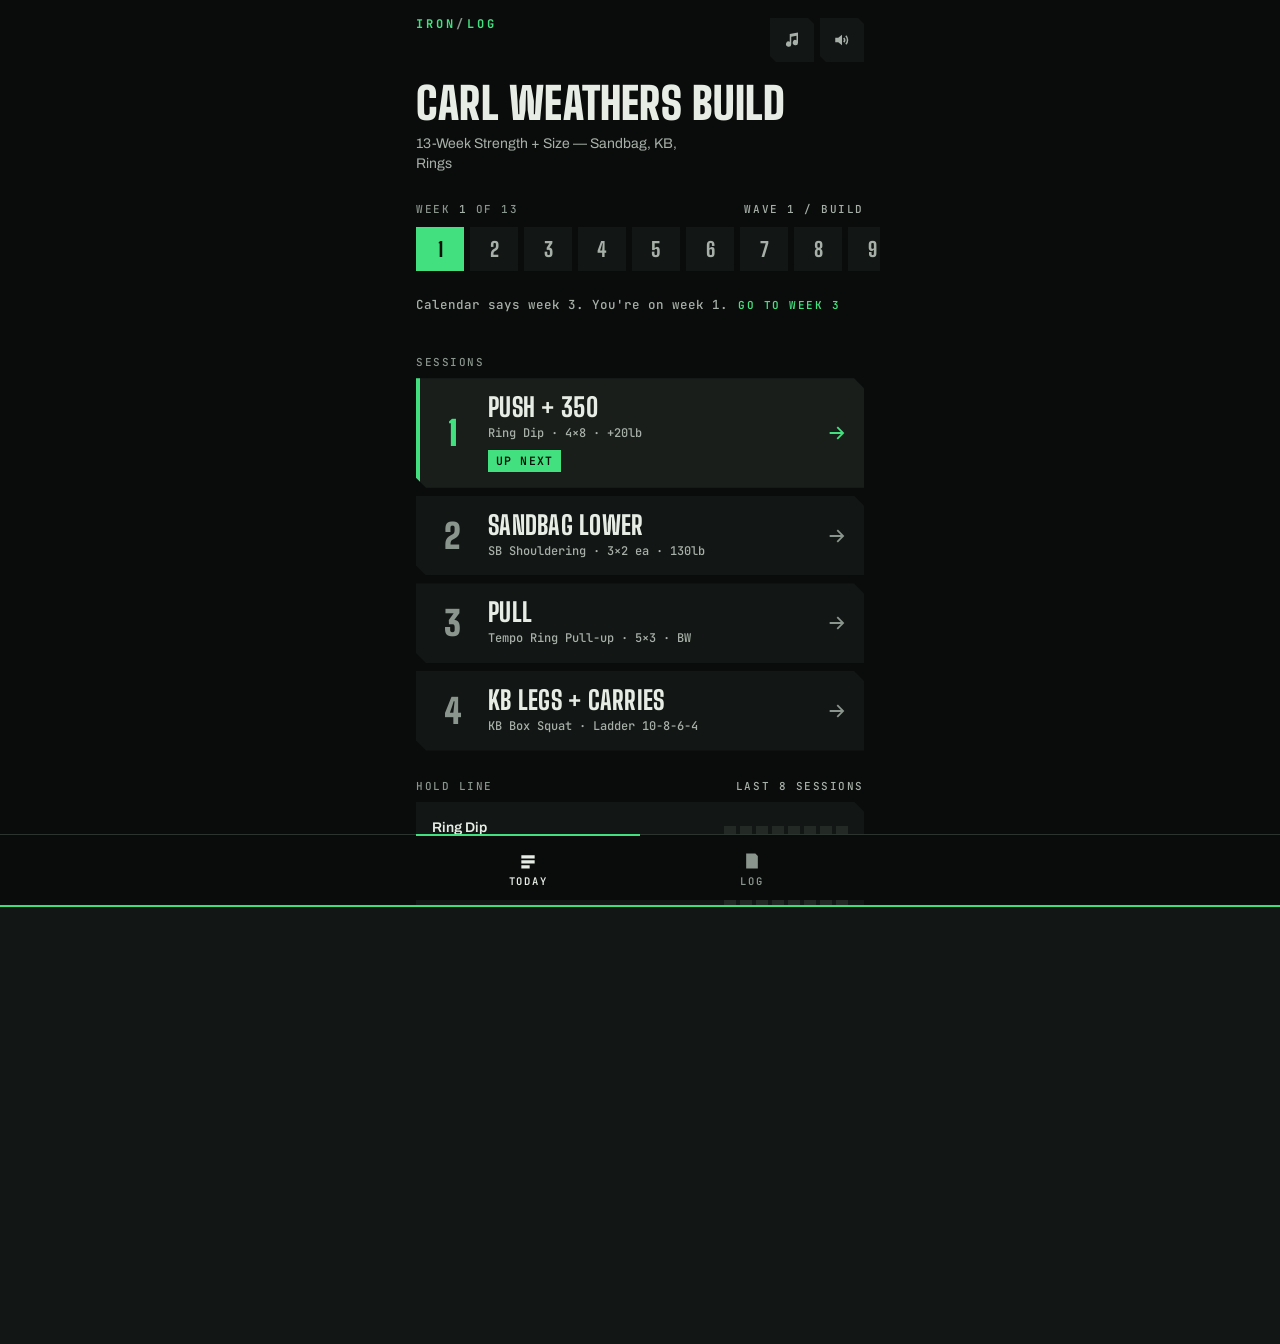
<file: index.html>
<!DOCTYPE html>
<html lang="en">
<head>
<meta charset="UTF-8">
<meta name="viewport" content="width=device-width, initial-scale=1, viewport-fit=cover">
<meta name="theme-color" content="#0A0C0B">
<meta name="apple-mobile-web-app-capable" content="yes">
<meta name="mobile-web-app-capable" content="yes">
<meta name="apple-mobile-web-app-status-bar-style" content="black-translucent">
<title>Iron Log</title>
<link rel="icon" href="data:image/svg+xml,%3Csvg xmlns='http://www.w3.org/2000/svg' viewBox='0 0 32 32'%3E%3Cpath d='M0 0h26l6 6v26H6l-6-6z' fill='%23121614'/%3E%3Cpath d='M9 9h14v4H9zM9 15h14v4H9zM9 21h9v4H9z' fill='%2343E07F'/%3E%3C/svg%3E">
<link rel="manifest" href="manifest.webmanifest">
<link rel="apple-touch-icon" href="icons/icon-192.png">
<link rel="preconnect" href="https://fonts.googleapis.com">
<link rel="preconnect" href="https://fonts.gstatic.com" crossorigin>
<link href="https://fonts.googleapis.com/css2?family=Archivo:wght@400;500;600;700&family=Big+Shoulders+Display:wght@600;700;800;900&family=JetBrains+Mono:wght@400;500;700&display=swap" rel="stylesheet">
<link rel="stylesheet" href="styles.css">
</head>
<body>

<main id="app">
  <section id="view-home" class="view" aria-label="Today"></section>
  <section id="view-log" class="view" aria-label="Log" hidden></section>
  <section id="view-session" class="view" aria-label="Session" hidden></section>
  <section id="view-summary" class="view" aria-label="Session summary" hidden></section>
</main>

<nav id="tabbar" aria-label="Sections">
  <button type="button" class="tab" data-act="tab" data-view="home" aria-current="page">
    <svg viewBox="0 0 24 24" aria-hidden="true"><path d="M4 5h16v4H4zM4 11h16v4H4zM4 17h10v4H4z"/></svg>
    <span>Today</span>
  </button>
  <button type="button" class="tab" data-act="tab" data-view="log">
    <svg viewBox="0 0 24 24" aria-hidden="true"><path d="M5 3h11l3 3v15H5zM8 9h8v1.6H8zM8 13h8v1.6H8zM8 17h5v1.6H8z"/></svg>
    <span>Log</span>
  </button>
  <i class="tab-ind" aria-hidden="true"></i>
</nav>

<!-- Rest between rounds. Slides over the session. -->
<div id="rest-sheet" class="sheet" role="dialog" aria-modal="true" aria-label="Rest" hidden></div>

<!-- Block-to-block transition plates. -->
<div id="shutter" aria-hidden="true"><i></i><i></i></div>

<div id="toast" role="status" aria-live="polite"></div>

<!-- Tunes: a YouTube queue that plays in the app. The player frame is never re-rendered. -->
<aside id="tunes" class="tunes" aria-label="Tunes" hidden>
  <div class="tunes-top" id="tunes-top"></div>
  <div class="tunes-bar" id="tunes-bar"></div>
  <div class="tunes-frame"><div id="yt-player"></div></div>
  <div class="tunes-body" id="tunes-body"></div>
</aside>

<script src="sound.js"></script>
<script src="app.js"></script>
<script src="tunes.js"></script>
</body>
</html>
</file>
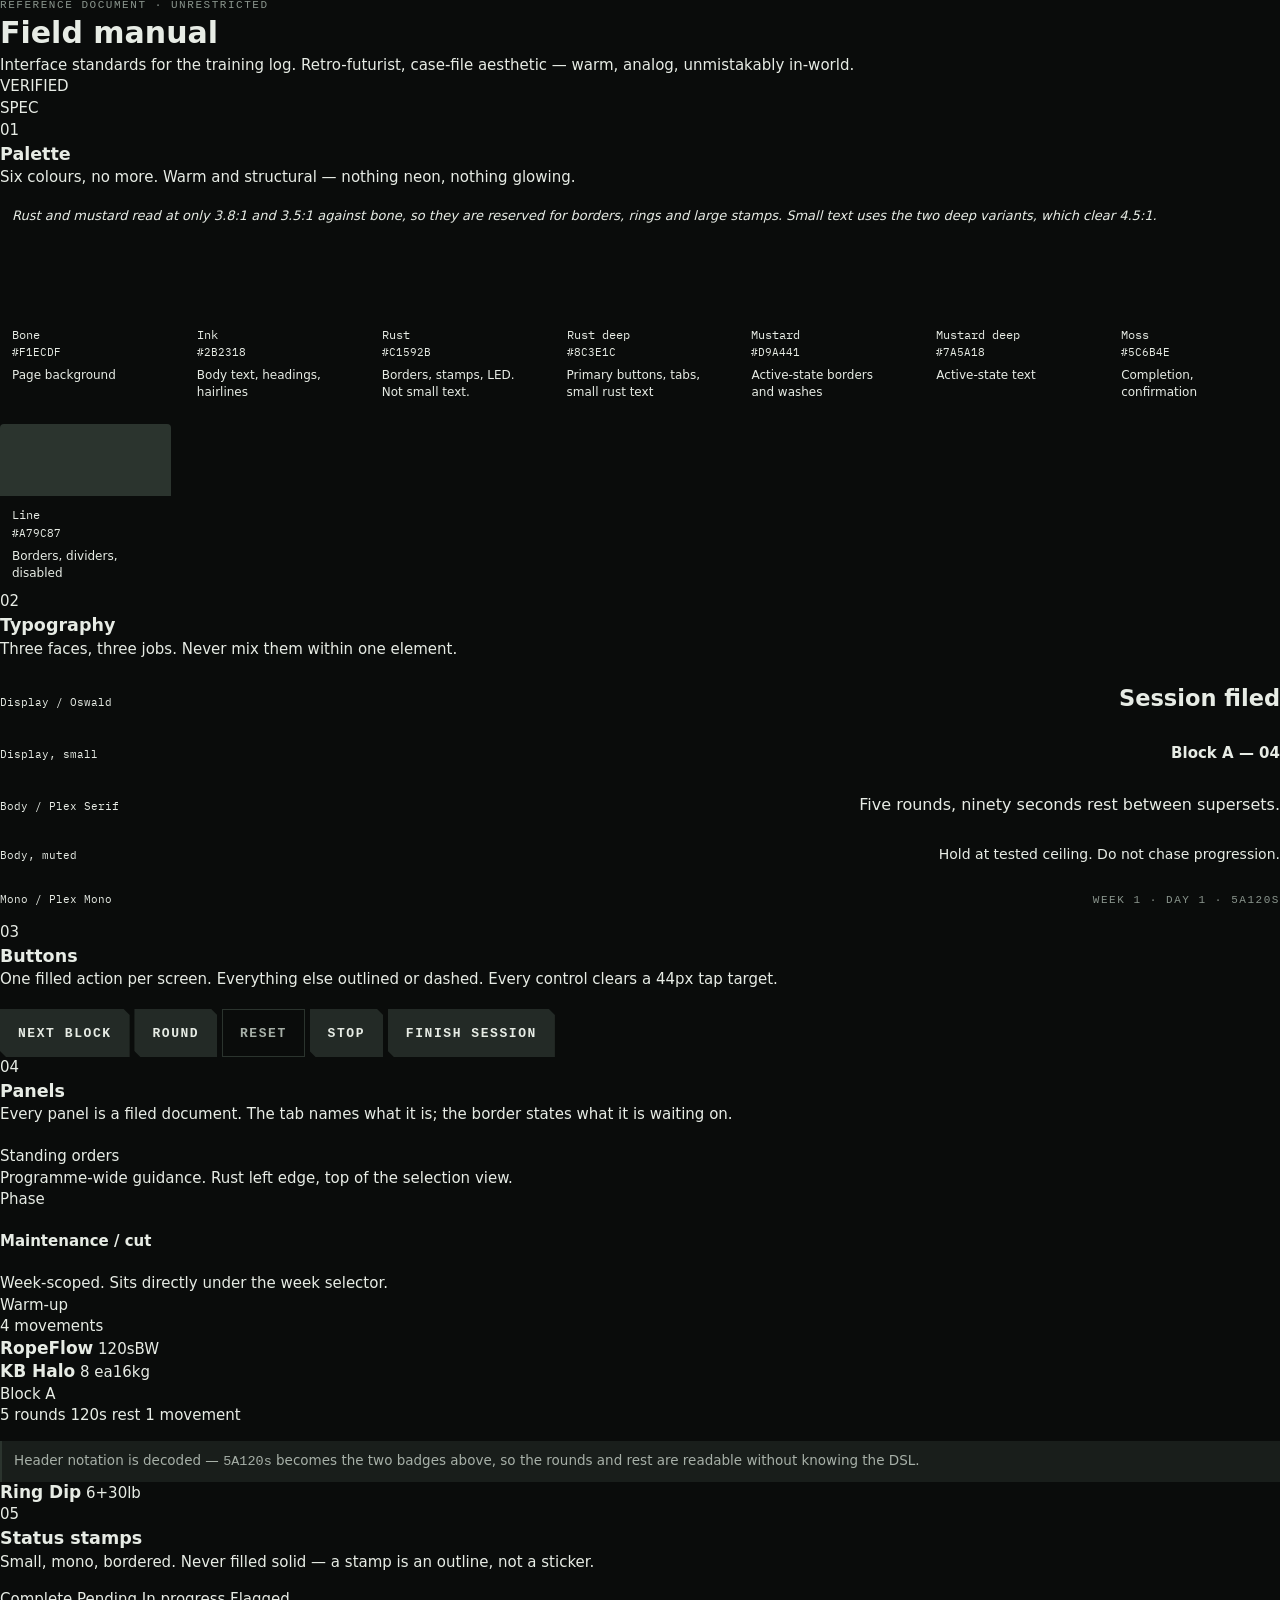
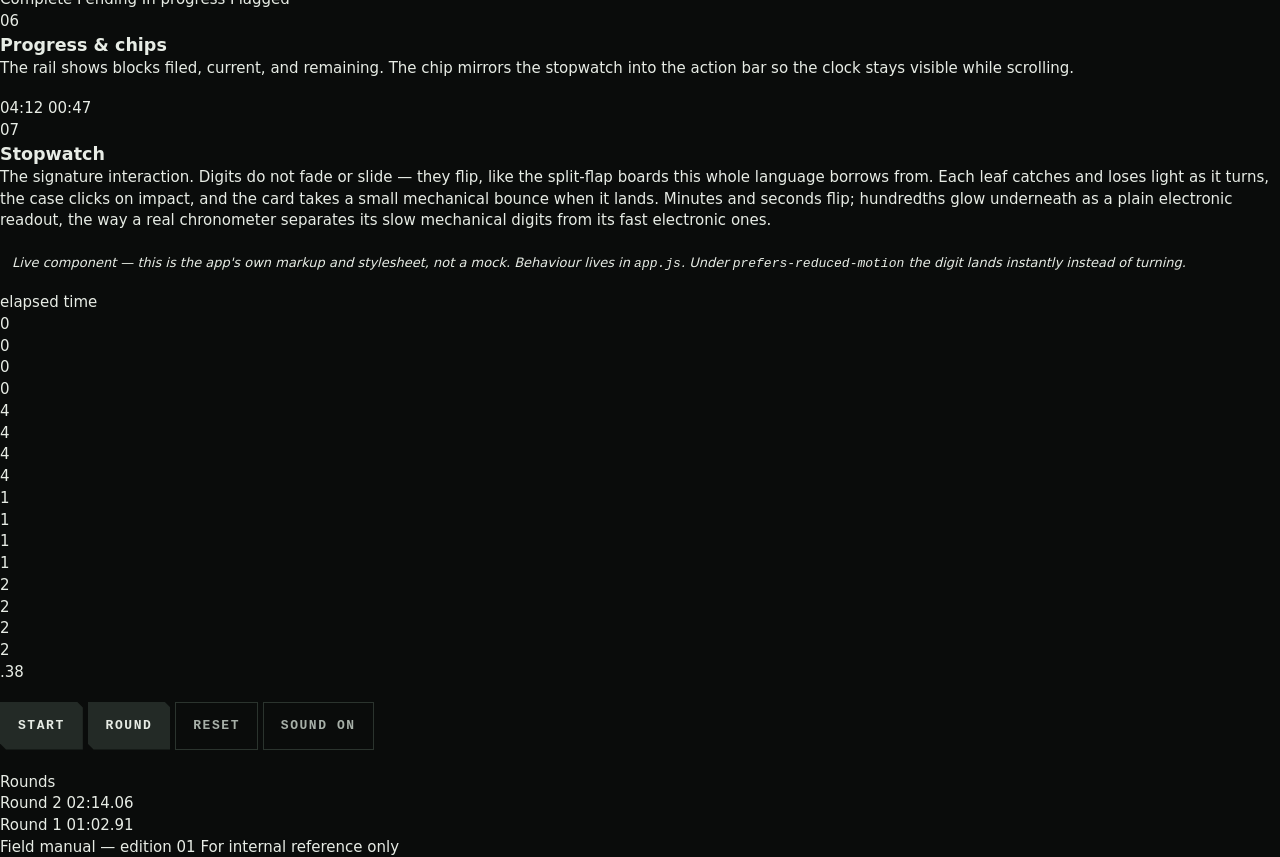
<file: ui_styleguide.html>
<!DOCTYPE html>
<html lang="en">
<head>
<meta charset="UTF-8">
<meta name="viewport" content="width=device-width, initial-scale=1.0">
<title>Field manual — UI style guide</title>
<link rel="preconnect" href="https://fonts.googleapis.com">
<link rel="preconnect" href="https://fonts.gstatic.com" crossorigin>
<link href="https://fonts.googleapis.com/css2?family=Oswald:wght@400;500;600&family=IBM+Plex+Serif:ital,wght@0,400;0,500;0,600;1,400&family=IBM+Plex+Mono:wght@400;500&display=swap" rel="stylesheet">

<!-- This guide pulls the SAME stylesheet the app uses. Nothing is
     re-declared here, so the guide cannot drift from the product.
     Edit styles.css and this page follows. -->
<link rel="stylesheet" href="styles.css">

<style>
  /* Guide-only scaffolding — never ships in the app. */
  .sg-grid{ display:grid; grid-template-columns:repeat(auto-fill,minmax(150px,1fr)); gap:14px; }
  .sg-swatch{ border:1px solid var(--line-soft); border-radius:4px; overflow:hidden; background:var(--bone-dim); }
  .sg-fill{ height:72px; }
  .sg-meta{ padding:10px 12px; }
  .sg-name{ font-family:'IBM Plex Mono',monospace; font-size:12px; margin:0; color:var(--ink); }
  .sg-hex{ font-family:'IBM Plex Mono',monospace; font-size:11px; color:var(--ink-soft); margin:2px 0 0; }
  .sg-use{ font-size:12px; color:var(--ink-soft); margin:6px 0 0; line-height:1.4; }
  .sg-row{ display:flex; justify-content:space-between; align-items:baseline; gap:20px;
           padding:14px 0; border-bottom:1px solid var(--line-soft); flex-wrap:wrap; }
  .sg-row:last-child{ border-bottom:none; }
  .sg-label{ font-family:'IBM Plex Mono',monospace; font-size:11px; color:var(--ink-soft); width:140px; flex-shrink:0; }
  .sg-note{ font-size:13px; color:var(--ink-soft); border-left:2px solid var(--moss);
            padding-left:12px; margin:0 0 18px; font-style:italic; }
</style>
</head>
<body>

<svg width="0" height="0" style="position:absolute" aria-hidden="true" focusable="false">
  <filter id="sw-grain">
    <feTurbulence type="fractalNoise" baseFrequency="0.85" numOctaves="2" stitchTiles="stitch" result="noise"/>
    <feColorMatrix in="noise" type="matrix" values="0 0 0 0 0  0 0 0 0 0  0 0 0 0 0  0 0 0 0.6 0"/>
  </filter>
  <filter id="paper-grain">
    <feTurbulence type="fractalNoise" baseFrequency="0.9" numOctaves="3" stitchTiles="stitch" result="noise"/>
    <feColorMatrix in="noise" type="matrix" values="0 0 0 0 0.16  0 0 0 0 0.13  0 0 0 0 0.09  0 0 0 0.7 0"/>
  </filter>
  <filter id="ink-wobble" x="-20%" y="-20%" width="140%" height="140%">
    <feTurbulence type="fractalNoise" baseFrequency="0.045" numOctaves="2" seed="7" result="wobble"/>
    <feDisplacementMap in="SourceGraphic" in2="wobble" scale="4.2" xChannelSelector="R" yChannelSelector="G"/>
  </filter>
</svg>

<div class="page-weather" aria-hidden="true"></div>

<header class="cover">
  <div class="wrap cover-inner">
    <div class="cover-main">
      <p class="eyebrow">Reference document · unrestricted</p>
      <h1>Field manual</h1>
      <p class="lead">Interface standards for the training log. Retro-futurist, case-file
      aesthetic — warm, analog, unmistakably in-world.</p>
    </div>
    <div class="stamp-mark" aria-hidden="true">VERIFIED<br>SPEC</div>
  </div>
</header>

<main class="wrap">

  <!-- 01 PALETTE -->
  <div class="divider-tick"></div>
  <div class="section-head"><span class="section-num">01</span><h3>Palette</h3></div>
  <p class="lead" style="margin-bottom:18px;">Six colours, no more. Warm and structural —
  nothing neon, nothing glowing.</p>
  <p class="sg-note">Rust and mustard read at only 3.8:1 and 3.5:1 against bone, so they are
  reserved for borders, rings and large stamps. Small text uses the two deep variants, which
  clear 4.5:1.</p>

  <div class="sg-grid">
    <div class="sg-swatch"><div class="sg-fill" style="background:var(--bone)"></div>
      <div class="sg-meta"><p class="sg-name">Bone</p><p class="sg-hex">#F1ECDF</p>
      <p class="sg-use">Page background</p></div></div>
    <div class="sg-swatch"><div class="sg-fill" style="background:var(--ink)"></div>
      <div class="sg-meta"><p class="sg-name">Ink</p><p class="sg-hex">#2B2318</p>
      <p class="sg-use">Body text, headings, hairlines</p></div></div>
    <div class="sg-swatch"><div class="sg-fill" style="background:var(--rust)"></div>
      <div class="sg-meta"><p class="sg-name">Rust</p><p class="sg-hex">#C1592B</p>
      <p class="sg-use">Borders, stamps, LED. Not small text.</p></div></div>
    <div class="sg-swatch"><div class="sg-fill" style="background:var(--rust-deep)"></div>
      <div class="sg-meta"><p class="sg-name">Rust deep</p><p class="sg-hex">#8C3E1C</p>
      <p class="sg-use">Primary buttons, tabs, small rust text</p></div></div>
    <div class="sg-swatch"><div class="sg-fill" style="background:var(--mustard)"></div>
      <div class="sg-meta"><p class="sg-name">Mustard</p><p class="sg-hex">#D9A441</p>
      <p class="sg-use">Active-state borders and washes</p></div></div>
    <div class="sg-swatch"><div class="sg-fill" style="background:var(--mustard-deep)"></div>
      <div class="sg-meta"><p class="sg-name">Mustard deep</p><p class="sg-hex">#7A5A18</p>
      <p class="sg-use">Active-state text</p></div></div>
    <div class="sg-swatch"><div class="sg-fill" style="background:var(--moss)"></div>
      <div class="sg-meta"><p class="sg-name">Moss</p><p class="sg-hex">#5C6B4E</p>
      <p class="sg-use">Completion, confirmation</p></div></div>
    <div class="sg-swatch"><div class="sg-fill" style="background:var(--line)"></div>
      <div class="sg-meta"><p class="sg-name">Line</p><p class="sg-hex">#A79C87</p>
      <p class="sg-use">Borders, dividers, disabled</p></div></div>
  </div>

  <!-- 02 TYPE -->
  <div class="divider-tick"></div>
  <div class="section-head"><span class="section-num">02</span><h3>Typography</h3></div>
  <p class="lead" style="margin-bottom:8px;">Three faces, three jobs. Never mix them within one element.</p>

  <div class="sg-row"><span class="sg-label">Display / Oswald</span><h2 style="margin:0;">Session filed</h2></div>
  <div class="sg-row"><span class="sg-label">Display, small</span><h4 style="margin:0;">Block A — 04</h4></div>
  <div class="sg-row"><span class="sg-label">Body / Plex Serif</span>
    <span style="font-size:16px;">Five rounds, ninety seconds rest between supersets.</span></div>
  <div class="sg-row"><span class="sg-label">Body, muted</span>
    <span style="font-size:14px;color:var(--ink-soft);">Hold at tested ceiling. Do not chase progression.</span></div>
  <div class="sg-row"><span class="sg-label">Mono / Plex Mono</span>
    <span class="eyebrow" style="margin:0;">Week 1 · Day 1 · 5A120s</span></div>

  <!-- 03 BUTTONS -->
  <div class="divider-tick"></div>
  <div class="section-head"><span class="section-num">03</span><h3>Buttons</h3></div>
  <p class="lead" style="margin-bottom:18px;">One filled action per screen. Everything else
  outlined or dashed. Every control clears a 44px tap target.</p>
  <div class="row">
    <button class="btn btn-primary" type="button">Next block</button>
    <button class="btn btn-secondary" type="button">Round</button>
    <button class="btn btn-ghost" type="button">Reset</button>
    <button class="btn btn-danger" type="button">Stop</button>
    <button class="btn btn-secondary" type="button" disabled>Finish session</button>
  </div>

  <!-- 04 PANELS -->
  <div class="divider-tick"></div>
  <div class="section-head"><span class="section-num">04</span><h3>Panels</h3></div>
  <p class="lead" style="margin-bottom:20px;">Every panel is a filed document. The tab names
  what it is; the border states what it is waiting on.</p>

  <div class="panel panel-notes"><span class="panel-tab">Standing orders</span>
    <p class="notes-body">Programme-wide guidance. Rust left edge, top of the selection view.</p></div>

  <div class="panel panel-phase"><span class="panel-tab">Phase</span>
    <h4 class="phase-title">Maintenance / cut</h4>
    <p class="phase-goal">Week-scoped. Sits directly under the week selector.</p></div>

  <div class="panel block-panel is-wu"><span class="panel-tab">Warm-up</span>
    <div class="block-meta"><span class="badge badge-pending">4 movements</span></div>
    <ul class="exercise-list">
      <li class="exercise-item"><span class="ex-name">RopeFlow</span>
        <span><span class="ex-dose">120s</span><span class="ex-load">BW</span></span></li>
      <li class="exercise-item"><span class="ex-name">KB Halo</span>
        <span><span class="ex-dose">8 ea</span><span class="ex-load">16kg</span></span></li>
    </ul></div>

  <div class="panel block-panel is-work"><span class="panel-tab">Block A</span>
    <div class="block-meta">
      <span class="badge badge-active">5 rounds</span>
      <span class="badge badge-pending">120s rest</span>
      <span class="badge badge-pending">1 movement</span>
    </div>
    <p class="block-note">Header notation is decoded — <code>5A120s</code> becomes the two
    badges above, so the rounds and rest are readable without knowing the DSL.</p>
    <ul class="exercise-list">
      <li class="exercise-item"><span class="ex-name">Ring Dip</span>
        <span><span class="ex-dose">6</span><span class="ex-load">+30lb</span></span></li>
    </ul></div>

  <!-- 05 STAMPS -->
  <div class="divider-tick"></div>
  <div class="section-head"><span class="section-num">05</span><h3>Status stamps</h3></div>
  <p class="lead" style="margin-bottom:16px;">Small, mono, bordered. Never filled solid —
  a stamp is an outline, not a sticker.</p>
  <div class="row">
    <span class="badge badge-complete">Complete</span>
    <span class="badge badge-pending">Pending</span>
    <span class="badge badge-active">In progress</span>
    <span class="badge badge-flagged">Flagged</span>
  </div>

  <!-- 06 PROGRESS + CHIP -->
  <div class="divider-tick"></div>
  <div class="section-head"><span class="section-num">06</span><h3>Progress &amp; chips</h3></div>
  <p class="lead" style="margin-bottom:16px;">The rail shows blocks filed, current, and remaining.
  The chip mirrors the stopwatch into the action bar so the clock stays visible while scrolling.</p>
  <ol class="progress-rail" role="list">
    <li class="done"></li><li class="done"></li><li class="current"></li><li></li><li></li>
  </ol>
  <div class="row" style="margin-top:18px;">
    <span class="timer-chip"><span class="timer-chip-ring"></span><span class="timer-chip-text">04:12</span></span>
    <span class="timer-chip is-running"><span class="timer-chip-ring"></span><span class="timer-chip-text">00:47</span></span>
  </div>

  <!-- 07 STOPWATCH -->
  <div class="divider-tick"></div>
  <div class="section-head"><span class="section-num">07</span><h3>Stopwatch</h3></div>
  <p class="lead" style="margin-bottom:22px;">The signature interaction. Digits do not fade or
  slide — they flip, like the split-flap boards this whole language borrows from. Each leaf
  catches and loses light as it turns, the case clicks on impact, and the card takes a small
  mechanical bounce when it lands. Minutes and seconds flip; hundredths glow underneath as a
  plain electronic readout, the way a real chronometer separates its slow mechanical digits
  from its fast electronic ones.</p>
  <p class="sg-note">Live component — this is the app's own markup and stylesheet, not a mock.
  Behaviour lives in <code>app.js</code>. Under <code>prefers-reduced-motion</code> the digit
  lands instantly instead of turning.</p>

  <div class="sw-panel">
    <span class="sw-rivet tl"></span><span class="sw-rivet tr"></span>
    <span class="sw-rivet bl"></span><span class="sw-rivet br"></span>
    <div class="sw-plate-label">elapsed time</div>
    <div class="sw-digits">
      <div class="flip-digit"><div class="fd-top"><span>0</span></div><div class="fd-bottom"><span>0</span></div>
        <div class="fd-leaf fd-leaf-front"><span>0</span><div class="fd-shade"></div></div>
        <div class="fd-leaf fd-leaf-back"><span>0</span><div class="fd-shade"></div></div></div>
      <div class="flip-digit"><div class="fd-top"><span>4</span></div><div class="fd-bottom"><span>4</span></div>
        <div class="fd-leaf fd-leaf-front"><span>4</span><div class="fd-shade"></div></div>
        <div class="fd-leaf fd-leaf-back"><span>4</span><div class="fd-shade"></div></div></div>
      <div class="flip-colon"><i></i><i></i></div>
      <div class="flip-digit"><div class="fd-top"><span>1</span></div><div class="fd-bottom"><span>1</span></div>
        <div class="fd-leaf fd-leaf-front"><span>1</span><div class="fd-shade"></div></div>
        <div class="fd-leaf fd-leaf-back"><span>1</span><div class="fd-shade"></div></div></div>
      <div class="flip-digit"><div class="fd-top"><span>2</span></div><div class="fd-bottom"><span>2</span></div>
        <div class="fd-leaf fd-leaf-front"><span>2</span><div class="fd-shade"></div></div>
        <div class="fd-leaf fd-leaf-back"><span>2</span><div class="fd-shade"></div></div></div>
      <div class="flip-cs-wrap"><span class="flip-cs-dot">.</span><span class="flip-cs">38</span></div>
    </div>
  </div>

  <div class="sw-controls" style="margin-top:18px;">
    <button class="btn btn-primary" type="button">Start</button>
    <button class="btn btn-secondary" type="button" disabled>Round</button>
    <button class="btn btn-ghost" type="button">Reset</button>
    <button class="btn btn-ghost" type="button">Sound on</button>
  </div>

  <p class="field-label" style="margin-top:22px;">Rounds</p>
  <div class="timer-list">
    <div class="timer-list-row"><span class="timer-list-label">Round 2</span>
      <span class="timer-list-time">02:14.06</span></div>
    <div class="timer-list-row"><span class="timer-list-label">Round 1</span>
      <span class="timer-list-time">01:02.91</span></div>
  </div>

</main>

<footer class="wrap">
  <span>Field manual — edition 01</span>
  <span>For internal reference only</span>
</footer>

</body>
</html>
</file>
<file: styles.css>
/* =========================================================
   IRON LOG
   Phone-first training log. Flat colour, armoured plates,
   no gradients. Every surface is a chamfered plate.
   ========================================================= */

:root {
  --bg: #0A0C0B;
  --plate: #121614;
  --plate-2: #191E1B;
  --plate-3: #232A26;
  --line: #2B342E;
  --text: #E7ECE5;
  --dim: #A7B0A8;
  --mute: #8A958D;        /* AA on every plate */

  --doom: #43E07F;        /* signal green: go, active, held */
  --doom-ink: #04110A;    /* text sitting on green */
  --doom-deep: #0F2C1C;   /* green wash for done states */
  --ember: #FF6B2C;       /* rest, grind, overtime */
  --ember-deep: #33170B;
  --steel: #8E9A92;

  --f-num: 'Big Shoulders Display', 'Arial Narrow', sans-serif;
  --f-text: 'Archivo', system-ui, sans-serif;
  --f-mono: 'JetBrains Mono', ui-monospace, monospace;

  --cut: 10px;
  --cut-sm: 6px;
  --gutter: 16px;
  --bar-h: 92px;
  --safe-b: env(safe-area-inset-bottom, 0px);
  --safe-t: env(safe-area-inset-top, 0px);

  --snap: cubic-bezier(.2, .9, .25, 1.15);
  --firm: cubic-bezier(.7, 0, .3, 1);
}

*, *::before, *::after { box-sizing: border-box; }
html { -webkit-text-size-adjust: 100%; }
html, body { margin: 0; background: var(--bg); color: var(--text); }
body {
  font: 400 15px/1.45 var(--f-text);
  min-height: 100dvh;
  -webkit-font-smoothing: antialiased;
  -webkit-tap-highlight-color: transparent;
  touch-action: manipulation;
  overscroll-behavior-y: none;
}
button { font: inherit; color: inherit; background: none; border: 0; padding: 0; cursor: pointer; }
button:disabled { cursor: default; }
:focus-visible { outline: 2px solid var(--doom); outline-offset: 2px; }
[hidden] { display: none !important; }
p { margin: 0; }
h1, h2, h3 { margin: 0; font-weight: 800; }
ul, ol { margin: 0; padding: 0; list-style: none; }

#app {
  max-width: 480px;
  margin: 0 auto;
  padding: calc(var(--safe-t) + 18px) var(--gutter) calc(var(--bar-h) + var(--safe-b) + 24px);
}

/* ---------- shared atoms ---------- */

.plate {
  background: var(--plate);
  clip-path: polygon(0 0, calc(100% - var(--cut)) 0, 100% var(--cut), 100% 100%, var(--cut) 100%, 0 calc(100% - var(--cut)));
}

.eyebrow, .label {
  font: 500 11px/1 var(--f-mono);
  letter-spacing: .14em;
  text-transform: uppercase;
  color: var(--mute);
}

.num { font-family: var(--f-num); font-variant-numeric: tabular-nums; }
.mono { font-family: var(--f-mono); }

.sec-head {
  display: flex; align-items: baseline; justify-content: space-between;
  margin: 30px 0 10px;
}
.sec-head .label b { color: var(--dim); font-weight: 500; }

/* The press: every tappable plate sinks a pixel and tightens. */
.press { transition: transform .09s ease-out, background-color .15s, color .15s; }
.press:active { transform: translateY(1px) scale(.985); }

.btn {
  display: inline-flex; align-items: center; justify-content: center; gap: 8px;
  min-height: 48px; padding: 0 18px;
  font: 700 13px/1 var(--f-mono); letter-spacing: .12em; text-transform: uppercase;
  background: var(--plate-3); color: var(--text);
  clip-path: polygon(0 0, calc(100% - var(--cut-sm)) 0, 100% var(--cut-sm), 100% 100%, var(--cut-sm) 100%, 0 calc(100% - var(--cut-sm)));
}
.btn-go { background: var(--doom); color: var(--doom-ink); }
.btn-ember { background: var(--ember); color: #160700; }
.btn-ghost { background: transparent; color: var(--dim); box-shadow: inset 0 0 0 1px var(--line); clip-path: none; }
.btn-wide { width: 100%; }

.tag {
  display: inline-flex; align-items: center; gap: 6px;
  height: 22px; padding: 0 8px;
  font: 600 11.5px/1 var(--f-mono); letter-spacing: .1em; text-transform: uppercase;
  background: var(--plate-3); color: var(--dim);
}
.tag-go { background: var(--doom); color: var(--doom-ink); }
.tag-ember { background: var(--ember); color: #160700; }
.tag-done { background: var(--doom-deep); color: var(--doom); }

/* ---------- HOME ---------- */

.home-top { display: flex; align-items: flex-start; justify-content: space-between; gap: 12px; }
.brand { font: 700 12px/1 var(--f-mono); letter-spacing: .26em; color: var(--doom); }
.brand span { color: var(--mute); }
.icon-btn {
  width: 44px; height: 44px; display: grid; place-items: center;
  background: var(--plate); color: var(--dim);
  clip-path: polygon(0 0, calc(100% - 6px) 0, 100% 6px, 100% 100%, 6px 100%, 0 calc(100% - 6px));
}
.icon-btn svg { width: 18px; height: 18px; fill: currentColor; }
.icon-btn[aria-pressed="false"] { color: var(--mute); }

.prog-title {
  margin-top: 22px;
  font: 900 44px/.9 var(--f-num); letter-spacing: .005em; text-transform: uppercase;
}
.prog-sub { margin-top: 10px; color: var(--dim); font-size: 14px; max-width: 34ch; }

/* cycle tracker: which repeat of the week you're on */
.cycle { margin-top: 26px; padding: 18px 18px 16px; }
.cycle-row { display: flex; align-items: flex-end; justify-content: space-between; gap: 12px; }
.cycle-big { display: flex; align-items: baseline; gap: 4px; }
.cycle-big b { font: 900 76px/.8 var(--f-num); color: var(--text); }
.cycle-big span { font: 700 26px/1 var(--f-num); color: var(--mute); }
.cycle-side { text-align: right; }
.cycle-side .label { display: block; margin-bottom: 6px; }
.cycle-side strong { font: 800 20px/1 var(--f-num); letter-spacing: .02em; text-transform: uppercase; }
.cycle-bar { display: grid; grid-auto-flow: column; grid-auto-columns: 1fr; gap: 3px; margin-top: 18px; height: 10px; }
.cycle-bar i { background: var(--plate-3); }
.cycle-bar i.done { background: var(--doom); }
.cycle-bar i.now { background: var(--plate-3); box-shadow: inset 0 0 0 1.5px var(--doom); position: relative; overflow: hidden; }
.cycle-bar i.now::after {
  content: ""; position: absolute; inset: 0; background: var(--doom);
  transform-origin: left; transform: scaleX(var(--p, 0));
  transition: transform .8s var(--firm);
}

.week-chips { display: flex; gap: 6px; overflow-x: auto; margin: 0 calc(-1 * var(--gutter)); padding: 2px var(--gutter); scrollbar-width: none; }
.week-chips::-webkit-scrollbar { display: none; }
.week-chip {
  flex: 0 0 auto; min-width: 48px; height: 44px; padding: 0 12px;
  font: 800 20px/1 var(--f-num); background: var(--plate); color: var(--dim);
}
.week-chip.done { box-shadow: inset 0 -3px 0 var(--doom); color: var(--text); }
.week-chip.part { box-shadow: inset 0 -3px 0 var(--ember); color: var(--text); }
.week-chip.now:not([aria-current="true"]) { outline: 1.5px solid var(--doom); outline-offset: -1.5px; }
.week-chip[aria-current="true"] { background: var(--doom); color: var(--doom-ink); }
.cal-hint { margin-top: 10px; display: flex; flex-wrap: wrap; align-items: center; gap: 4px 10px; font: 500 12.5px/1.3 var(--f-mono); color: var(--dim); }
.cal-hint .link-btn { padding: 0; }

/* resume plate */
.resume {
  margin-top: 22px; padding: 16px 16px 16px 20px; position: relative;
  background: var(--ember-deep);
}
.resume::before { content: ""; position: absolute; left: 0; top: 0; bottom: 0; width: 4px; background: var(--ember); }
.resume .label { color: var(--ember); }
.resume h3 { margin-top: 8px; font: 900 30px/1 var(--f-num); text-transform: uppercase; }
.resume p { margin-top: 6px; color: var(--dim); font-size: 13px; }
.resume-actions { display: grid; grid-template-columns: 1fr auto; gap: 8px; margin-top: 14px; }

/* day plates */
.days { display: grid; gap: 8px; }
.day {
  display: grid; grid-template-columns: 44px 1fr auto; align-items: center; gap: 14px;
  width: 100%; padding: 16px 16px 16px 14px; text-align: left; position: relative;
}
.day-idx { font: 900 34px/1 var(--f-num); color: var(--mute); text-align: center; }
.day-name { display: block; font: 800 26px/1 var(--f-num); text-transform: uppercase; letter-spacing: .01em; }
.day-key { display: block; margin-top: 6px; font: 500 12px/1.3 var(--f-mono); color: var(--dim); text-wrap: balance; }
.day-sub { display: block; margin-top: 8px; }
.day-arrow { width: 22px; height: 22px; fill: var(--mute); transition: transform .2s var(--snap); }
.day:active .day-arrow { transform: translateX(4px); }
.day.is-next { background: var(--plate-2); }
.day.is-next::before { content: ""; position: absolute; left: 0; top: 0; bottom: 0; width: 4px; background: var(--doom); }
.day.is-next .day-idx { color: var(--doom); }
.day.is-next .day-arrow { fill: var(--doom); }
.day.is-done .day-name { color: var(--dim); }
.day.is-done .day-idx { color: var(--doom); opacity: .5; }

/* hold line: did the primary lift hold its ceiling */
.hold { padding: 4px 16px; }
.hold-row { display: grid; grid-template-columns: 1fr auto; gap: 6px 12px; align-items: center; padding: 14px 0; }
.hold-row + .hold-row { border-top: 1px solid var(--line); }
.hold-name { font: 600 14px/1.2 var(--f-text); }
.hold-spec { grid-column: 1; font: 500 11.5px/1 var(--f-mono); color: var(--mute); }
.hold-marks { grid-row: 1 / span 2; grid-column: 2; display: flex; gap: 4px; }
.hold-marks i { width: 12px; height: 22px; background: var(--plate-3); }
.hold-marks i.held { background: var(--doom); }
.hold-marks i.short { background: var(--ember); }
.hold-empty { padding: 14px 0; color: var(--mute); font-size: 13px; }
.hold-key { display: flex; gap: 14px; margin-top: 2px; padding: 0 0 14px; }
.hold-key span { display: inline-flex; align-items: center; gap: 6px; font: 500 10.5px/1 var(--f-mono); color: var(--mute); letter-spacing: .08em; text-transform: uppercase; }
.hold-key i { width: 8px; height: 12px; background: var(--doom); }
.hold-key i.s { background: var(--ember); }

/* orders: the program notes and phase goal */
.orders { padding: 0; }
.orders summary {
  list-style: none; display: flex; align-items: center; justify-content: space-between;
  padding: 16px; cursor: pointer;
}
.orders summary::-webkit-details-marker { display: none; }
.orders summary strong { font: 800 18px/1 var(--f-num); text-transform: uppercase; letter-spacing: .02em; }
.orders summary svg { width: 18px; height: 18px; fill: var(--mute); transition: transform .25s var(--snap); }
.orders[open] summary svg { transform: rotate(45deg); }
.orders-body { padding: 0 16px 18px; display: grid; gap: 14px; color: var(--dim); font-size: 14px; }
.orders-body .label { display: block; margin-bottom: 6px; }

/* ---------- TAB BAR ---------- */

#tabbar {
  position: fixed; left: 0; right: 0; bottom: 0; z-index: 20;
  display: grid; grid-template-columns: 1fr 1fr;
  padding: 8px max(var(--gutter), calc(50% - 240px + var(--gutter))) calc(8px + var(--safe-b));
  background: var(--bg);
  border-top: 1px solid var(--line);
}
.tab {
  display: flex; flex-direction: column; align-items: center; gap: 5px;
  padding: 8px 0 6px; color: var(--mute);
  font: 600 10.5px/1 var(--f-mono); letter-spacing: .16em; text-transform: uppercase;
  transition: color .2s;
}
.tab svg { width: 20px; height: 20px; fill: currentColor; }
.tab[aria-current="page"] { color: var(--text); }
.tab-ind {
  position: absolute; top: -1px; height: 2px; background: var(--doom);
  left: max(var(--gutter), calc(50% - 240px + var(--gutter)));
  width: calc((min(100%, 480px) - 2 * var(--gutter)) / 2);
  transition: transform .35s var(--snap);
}
#tabbar[data-on="log"] .tab-ind { transform: translateX(100%); }
body.in-session #tabbar { display: none; }

/* ---------- SESSION ---------- */

.s-top { display: grid; grid-template-columns: 40px 1fr auto; align-items: center; gap: 12px; }
.s-title { min-width: 0; }
.s-title .label { display: block; margin-bottom: 4px; }
.s-title b { display: block; font: 900 26px/1 var(--f-num); text-transform: uppercase; white-space: nowrap; overflow: hidden; text-overflow: ellipsis; }

.s-clock {
  display: inline-flex; align-items: center; gap: 8px; height: 44px; padding: 0 12px;
  background: var(--plate); font: 700 20px/1 var(--f-num); font-variant-numeric: tabular-nums; letter-spacing: .02em;
  clip-path: polygon(0 0, calc(100% - 6px) 0, 100% 6px, 100% 100%, 6px 100%, 0 calc(100% - 6px));
}
.s-clock i { width: 8px; height: 8px; background: var(--mute); }
.s-clock.is-running i { background: var(--doom); animation: blink 1s steps(1) infinite; }
.s-clock.is-paused { color: var(--mute); }
@keyframes blink { 50% { opacity: .25; } }

/* block strip */
.strip { display: flex; gap: 3px; margin-top: 18px; }
.strip button {
  flex: 1 1 0; min-width: 0; height: 44px; position: relative;
  background: var(--plate); color: var(--mute);
  font: 800 15px/1 var(--f-num); letter-spacing: .04em;
  transition: background-color .25s, color .25s;
}
.strip button.done { background: var(--doom-deep); color: var(--doom); }
.strip button.part { background: var(--plate-2); color: var(--ember); box-shadow: inset 0 -3px 0 var(--ember); }

/* session menu (the X) */
.s-menu { margin-top: 12px; padding: 10px; display: grid; grid-template-columns: 1fr 1fr; gap: 8px; animation: drop-in .2s var(--snap); }
.s-menu .btn { min-height: 56px; flex-direction: column; gap: 4px; }
.s-menu .btn small { font: 500 10.5px/1 var(--f-mono); letter-spacing: .06em; text-transform: none; color: var(--mute); }
.strip button.current { background: var(--text); color: var(--bg); }
.strip button.current::after {
  content: ""; position: absolute; left: 50%; bottom: -7px; width: 0; height: 0;
  border: 5px solid transparent; border-top-color: var(--text); border-bottom: 0; transform: translateX(-50%);
}

/* block card */
.block { margin-top: 18px; padding: 18px 16px 8px; position: relative; }
.block-head { display: grid; grid-template-columns: auto 1fr; gap: 4px 14px; align-items: center; }
.block-letter { grid-row: 1 / span 2; font: 900 64px/.8 var(--f-num); color: var(--doom); min-width: 40px; }
.block.is-wu .block-letter, .block.is-fin .block-letter { font-size: 40px; color: var(--steel); }
.block-spec { font: 700 22px/1 var(--f-num); text-transform: uppercase; letter-spacing: .02em; }
.block-spec span { color: var(--mute); padding: 0 4px; }
.block-sub { font: 500 11px/1 var(--f-mono); color: var(--mute); letter-spacing: .12em; text-transform: uppercase; }

.pips { display: flex; gap: 4px; margin-top: 16px; }
.pips i { flex: 1; height: 10px; background: var(--line); }
.pips i.next { box-shadow: inset 0 0 0 1.5px var(--doom); background: var(--plate-3); }
.pips i.on { background: var(--doom); }
.pips i.grind { background: var(--ember); }
.pips i.pop { animation: stamp .45s var(--snap); }
@keyframes stamp { 0% { transform: scaleY(2.6); } 100% { transform: none; } }

/* ladder: the rungs, the bells, the moves */
.rungs { display: grid; grid-auto-flow: column; grid-auto-columns: 1fr; gap: 4px; margin-top: 16px; }
.rung { display: flex; flex-direction: column; align-items: center; gap: 6px; padding: 10px 2px 9px; background: var(--plate-2); color: var(--mute); position: relative; }
.rung b { font: 900 34px/.8 var(--f-num); font-variant-numeric: tabular-nums; }
.rung span { font: 600 11.5px/1 var(--f-mono); letter-spacing: .02em; white-space: nowrap; }
.rung span.swap::before { content: "▲ "; color: var(--ember); }
.rung.now { background: var(--plate-3); color: var(--text); box-shadow: inset 0 0 0 2px var(--doom); }
.rung.now b { color: var(--doom); }
.rung.done { background: var(--doom-deep); color: var(--doom); }
.rung.done span { color: var(--steel); }
.rung.grind { background: var(--ember-deep); color: var(--ember); }
.rung.pop { animation: stamp-rung .45s var(--snap); }
@keyframes stamp-rung { 0% { transform: scale(1.12); } 100% { transform: none; } }

.rung-bells { display: flex; align-items: center; gap: 6px; margin-top: 8px; padding: 6px 6px 6px 12px; background: var(--plate-2); }
.rung-bells .label { margin-right: auto; }
.rung-bells b { font: 700 15px/1 var(--f-mono); margin-right: 6px; }
.rung-bells.changed b { color: var(--ember); }
.rung-bells button { height: 44px; padding: 0 10px; background: var(--plate-3); font: 700 12px/1 var(--f-mono); color: var(--dim); }
.rung-bells button.reset { color: var(--doom); }

.exs-ladder { margin-top: 4px; }
.ex-row { display: flex; align-items: center; justify-content: space-between; gap: 12px; padding: 8px 0; }
.ex-row + .ex-row { border-top: 1px solid var(--line); }
.ex-row .ex-name { font-size: 16px; }

.next-rung { display: flex; align-items: baseline; gap: 10px; }
.next-rung b { font: 900 56px/.85 var(--f-num); color: var(--doom); }
.next-rung span { font: 600 14px/1.2 var(--f-mono); color: var(--text); }
.swap-call { margin-top: 10px; padding: 8px 10px; background: var(--ember-deep); color: var(--ember); font: 700 13px/1.2 var(--f-mono); }
.next-moves { margin-top: 10px; color: var(--dim); font-size: 13.5px; line-height: 1.5; }

.block-note {
  display: block; margin-top: 14px; padding: 10px 12px; background: var(--plate-2);
  color: var(--dim); font-size: 13.5px; line-height: 1.45; text-align: left; width: 100%;
  border-left: 2px solid var(--line);
}
.block-note span { display: -webkit-box; -webkit-line-clamp: 2; -webkit-box-orient: vertical; overflow: hidden; }
.block-note.open span { display: block; }
.block-note.long::after { content: "More"; display: block; margin-top: 6px; font: 600 10.5px/1 var(--f-mono); letter-spacing: .14em; text-transform: uppercase; color: var(--doom); }
.block-note.long.open::after { content: "Less"; }
.block-note.has-drop { border-left-color: var(--ember); }

.cleared {
  grid-column: 2; justify-self: start; margin-top: 4px;
  font: 700 11px/1 var(--f-mono); letter-spacing: .16em; text-transform: uppercase; color: var(--doom-ink);
  background: var(--doom); padding: 6px 8px;
  animation: clear-in .35s var(--snap) both;
}
@keyframes clear-in { from { transform: translateX(8px); opacity: 0; } }

/* exercise rows (work blocks) */
.exs { margin-top: 8px; }
.ex { padding: 14px 0; }
.ex + .ex { border-top: 1px solid var(--line); }
.ex-name { font: 600 17px/1.2 var(--f-text); }
.ex-line { display: flex; align-items: center; justify-content: space-between; gap: 10px; margin-top: 10px; }
.ex-target { font: 500 12px/1.2 var(--f-mono); color: var(--dim); }
.ex-last { display: block; margin-top: 4px; font: 500 13px/1.2 var(--f-mono); color: var(--dim); letter-spacing: .02em; }
.ex-last b { color: var(--text); font-weight: 700; }

.stepper { display: inline-grid; grid-template-columns: 44px 54px 44px; height: 44px; background: var(--plate-3); }
.stepper button { display: grid; place-items: center; color: var(--dim); font: 500 22px/1 var(--f-mono); }
.stepper button:active { background: var(--line); color: var(--text); }
.stepper output {
  display: flex; flex-direction: column; align-items: center; justify-content: center; gap: 4px;
  overflow: hidden; position: relative;
  font: 800 24px/.82 var(--f-num); font-variant-numeric: tabular-nums; background: var(--plate-2);
}
.stepper output small { font: 600 10px/1 var(--f-mono); color: var(--mute); letter-spacing: .12em; }
.stepper output span { display: block; }
.stepper output.up span { animation: roll-up .22s var(--snap); }
.stepper output.down span { animation: roll-down .22s var(--snap); }
@keyframes roll-up { from { transform: translateY(70%); opacity: 0; } }
@keyframes roll-down { from { transform: translateY(-70%); opacity: 0; } }
.stepper output.off span { color: var(--ember); }

.ex-ctrls { display: flex; gap: 6px; align-items: center; }
.load-chip {
  height: 44px; padding: 0 10px; min-width: 64px;
  font: 700 13px/1 var(--f-mono); background: var(--plate-2); color: var(--text);
  box-shadow: inset 0 -2px 0 var(--line);
}
.load-chip.changed { color: var(--ember); box-shadow: inset 0 -2px 0 var(--ember); }
.load-chip:disabled { color: var(--mute); box-shadow: none; }
.load-edit { display: flex; gap: 6px; margin-top: 10px; animation: drop-in .2s var(--snap); }
.load-edit button { flex: 1; height: 44px; background: var(--plate-3); font: 700 13px/1 var(--f-mono); }
.load-edit button.reset { color: var(--doom); }
@keyframes drop-in { from { transform: translateY(-6px); opacity: 0; } }

/* run button for timed movements */
.run {
  position: relative; overflow: hidden;
  height: 44px; min-width: 88px; padding: 0 12px; display: inline-flex; align-items: center; justify-content: center; gap: 8px;
  background: var(--plate-3); font: 700 15px/1 var(--f-num); letter-spacing: .04em; font-variant-numeric: tabular-nums;
}
.run svg { width: 12px; height: 12px; fill: var(--doom); }
.run .fill { position: absolute; left: 0; bottom: 0; height: 3px; width: 100%; background: var(--doom); transform-origin: left; transform: scaleX(0); }
.run.is-on { background: var(--doom-deep); color: var(--doom); }
.run.is-on svg { fill: var(--doom); }
.run b { position: relative; }
.run.is-on b { font: 900 26px/1 var(--f-num); }
.load-text { min-width: 44px; text-align: right; font: 700 13px/1 var(--f-mono); color: var(--mute); }

/* round log */
.rlog { margin: 10px 0 6px; border-top: 1px solid var(--line); padding-top: 10px; }
.rlog li { display: grid; grid-template-columns: 34px 1fr auto; align-items: center; gap: 10px; min-height: 38px; }
.rlog .r-n { font: 700 12px/1 var(--f-mono); color: var(--mute); letter-spacing: .06em; }
.rlog .r-v { font: 500 12.5px/1.2 var(--f-mono); color: var(--dim); white-space: nowrap; overflow: hidden; text-overflow: ellipsis; }
.rlog .r-v em { font-style: normal; color: var(--ember); }
.rlog li.new { animation: drop-in .3s var(--snap); }
.eff-btn { height: 40px; min-width: 64px; padding: 0 10px; font: 600 11.5px/1 var(--f-mono); letter-spacing: .12em; text-transform: uppercase; background: var(--plate-3); color: var(--mute); }
.eff-btn[data-v="easy"] { color: var(--steel); }
.eff-btn[data-v="solid"] { background: var(--doom-deep); color: var(--doom); }
.eff-btn[data-v="grind"] { background: var(--ember); color: #160700; }
.rlog-actions { display: flex; justify-content: space-between; padding: 6px 0 10px; }
.link-btn { min-height: 44px; padding: 0 8px; font: 600 11px/1 var(--f-mono); letter-spacing: .14em; text-transform: uppercase; color: var(--mute); }
.link-btn.go { color: var(--doom); }

/* checklist (warm-up, finisher) */
.chk-list { margin-top: 8px; }
.chk { display: grid; grid-template-columns: 1fr auto; gap: 12px; align-items: center; min-height: 64px; padding: 8px 0; }
.chk + .chk { border-top: 1px solid var(--line); }
.chk-hit { display: grid; grid-template-columns: 24px 1fr; gap: 14px; align-items: center; min-height: 48px; text-align: left; }
.chk-box { width: 24px; height: 24px; box-shadow: inset 0 0 0 2px var(--line); position: relative; transition: background-color .15s, box-shadow .15s; }
.chk-box::after {
  content: ""; position: absolute; left: 7px; top: 3px; width: 7px; height: 13px;
  border: solid var(--doom-ink); border-width: 0 3px 3px 0; transform: rotate(45deg) scale(0); transition: transform .2s var(--snap);
}
.chk-text { min-width: 0; }
.chk-text .ex-name { position: relative; display: inline; }
.chk-text .ex-target { display: block; margin-top: 5px; }
.chk.done .chk-box { background: var(--doom); box-shadow: none; }
.chk.done .chk-box::after { transform: rotate(45deg) scale(1); }
.chk.done .ex-name { color: var(--mute); }
.chk .ex-name::after {
  content: ""; position: absolute; left: 0; right: 0; top: 55%; height: 2px; background: var(--mute);
  transform: scaleX(0); transform-origin: left; transition: transform .25s var(--firm);
}
.chk.done .ex-name::after { transform: scaleX(1); }
.chk.is-rest .ex-name { color: var(--ember); }
.chk .half { color: var(--doom); }

/* EMOM instrument */
.emom { margin: 14px 0 10px; padding: 16px; background: var(--plate-2); display: grid; grid-template-columns: 1fr auto; align-items: end; gap: 6px; }
.emom-min { font: 600 12px/1 var(--f-mono); color: var(--mute); letter-spacing: .12em; text-transform: uppercase; }
.emom-min b { color: var(--text); font: 800 22px/1 var(--f-num); }
.emom-phase { margin-top: 10px; font: 900 40px/.9 var(--f-num); letter-spacing: .03em; text-transform: uppercase; color: var(--doom); }
.emom.is-rest .emom-phase { color: var(--ember); }
.emom.is-idle .emom-phase { color: var(--mute); }
.emom.is-idle .emom-sec { color: var(--mute); }
.emom-sec { font: 900 84px/.8 var(--f-num); font-variant-numeric: tabular-nums; }
.emom-bar { grid-column: 1 / -1; display: grid; grid-auto-flow: column; grid-auto-columns: 1fr; gap: 2px; height: 6px; margin-top: 12px; }
.emom-bar i { background: var(--plate-3); }
.emom-bar i.w { box-shadow: inset 0 -2px 0 var(--line); }
.emom-bar i.past { background: var(--steel); }
.emom-bar i.past.w { background: var(--doom); }
.emom-bar i.now { background: var(--text); }

/* bottom action dock */
.dock {
  position: fixed; left: 0; right: 0; bottom: 0; z-index: 15;
  padding: 10px max(var(--gutter), calc(50% - 240px + var(--gutter))) calc(10px + var(--safe-b));
  background: var(--bg); border-top: 1px solid var(--line);
  display: grid; gap: 8px;
}
.act {
  position: relative; overflow: hidden; width: 100%; height: 64px;
  display: flex; align-items: center; justify-content: space-between; padding: 0 20px;
  background: var(--doom); color: var(--doom-ink);
  font: 900 24px/1 var(--f-num); letter-spacing: .04em; text-transform: uppercase;
  clip-path: polygon(0 0, calc(100% - 12px) 0, 100% 12px, 100% 100%, 12px 100%, 0 calc(100% - 12px));
  transition: transform .09s ease-out, background-color .2s, color .2s;
}
.act:active { transform: translateY(1px) scale(.99); }
.act.quiet { background: var(--plate-3); color: var(--text); }
.act.ember { background: var(--ember); color: #160700; }
.act .act-l { display: block; }
.act .act-r { font: 700 13px/1 var(--f-mono); letter-spacing: .1em; opacity: .75; }
.act.swap .act-l { animation: slot .3s var(--snap); }
@keyframes slot { from { transform: translateY(110%); } }
.act .act-l b { font-variant-numeric: tabular-nums; }
/* a running movement timer owns the dock: readable from the floor */
.act.timer-act { background: var(--doom-deep); color: var(--doom); height: 88px; }
.act.timer-act .act-l { font-size: 18px; line-height: 1.1; text-align: left; max-width: 55%; }
.act.timer-act .act-l small { display: block; margin-top: 6px; font: 500 11px/1 var(--f-mono); letter-spacing: .1em; color: var(--dim); }
.act.timer-act b { font: 900 64px/1 var(--f-num); font-variant-numeric: tabular-nums; }

/* hold-to-confirm: a flat bar fills across the button */
.hold-btn { touch-action: none; user-select: none; -webkit-user-select: none; -webkit-touch-callout: none; }
.hold-btn::before {
  content: ""; position: absolute; inset: 0; background: var(--doom-ink); opacity: .22;
  transform-origin: left; transform: scaleX(0);
}
.btn.hold-btn::before { background: var(--ember); opacity: .35; }
.act.quiet.hold-btn::before { background: var(--doom); opacity: .35; }
.hold-btn.holding::before { transform: scaleX(1); transition: transform var(--hold, .9s) linear; }
.hold-btn > * { position: relative; }

/* ---------- REST SHEET ---------- */

.sheet {
  position: fixed; inset: 0; z-index: 40;
  background: var(--bg);
  padding: calc(var(--safe-t) + 20px) var(--gutter) calc(var(--safe-b) + 16px);
  display: flex; flex-direction: column;
  transform: translateY(100%); transition: transform .38s var(--firm);
  overflow-y: auto;
}
.sheet.up { transform: none; }
.sheet > * { flex-shrink: 0; max-width: 448px; width: 100%; margin-left: auto; margin-right: auto; }

.rest-top { display: flex; justify-content: space-between; align-items: baseline; }
.rest-top .label:first-child { color: var(--ember); }
.rest-digits {
  margin-top: 2vh; text-align: center;
  font: 900 min(36vw, 168px)/.85 var(--f-num); font-variant-numeric: tabular-nums; letter-spacing: -.01em;
}
.rest-bar { height: 10px; background: var(--plate-3); margin-top: 18px; position: relative; overflow: hidden; }
.rest-bar i { position: absolute; inset: 0; background: var(--ember); transform-origin: left; }
.sheet.final .rest-digits { color: var(--ember); }
.sheet.final .rest-digits { animation: thump 1s steps(1) infinite; }
@keyframes thump { 0% { transform: scale(1.04); } 20% { transform: none; } }
.sheet.over .rest-digits { color: var(--doom); }
.sheet.over .rest-bar i { background: var(--doom); }

.rest-adj { display: grid; grid-template-columns: 1fr 1fr; gap: 8px; margin-top: 12px; }
.rest-adj .btn { min-height: 52px; font-size: 15px; text-transform: none; }

.effort { margin-top: 28px; }
.effort .label { display: block; margin-bottom: 10px; }
.effort-row { display: grid; grid-template-columns: repeat(3, 1fr); gap: 6px; }
.effort-row button {
  height: 56px; background: var(--plate); color: var(--dim);
  font: 800 19px/1 var(--f-num); letter-spacing: .06em; text-transform: uppercase;
  transition: background-color .15s, color .15s, transform .09s;
}
.effort-row button:active { transform: scale(.97); }
.effort-row button[aria-pressed="true"][data-v="easy"] { background: var(--steel); color: var(--bg); }
.effort-row button[aria-pressed="true"][data-v="solid"] { background: var(--doom); color: var(--doom-ink); }
.effort-row button[aria-pressed="true"][data-v="grind"] { background: var(--ember); color: #160700; }

.drop { margin-top: 10px; padding: 12px; background: var(--ember-deep); display: grid; gap: 8px; animation: drop-in .25s var(--snap); }
.drop p { font-size: 13px; color: var(--dim); }
.drop p b { color: var(--ember); font-weight: 600; }
.drop-row { display: grid; grid-auto-flow: column; grid-auto-columns: 1fr; gap: 6px; }
.drop-row .btn { line-height: 1.15; padding: 0 10px; font-size: 12px; min-height: 48px; }
.sheet.over .rest-digits { font-size: min(26vw, 120px); color: var(--ember); }

.up-next { margin-top: 24px; padding: 14px 16px; background: var(--plate); }
.up-next .label { display: block; margin-bottom: 8px; }
.up-next li { display: flex; justify-content: space-between; gap: 10px; padding: 4px 0; font-size: 14px; }
.up-next li span:last-child { font: 500 12px/1.4 var(--f-mono); color: var(--dim); white-space: nowrap; }
.sheet-foot { margin-top: auto; padding: 16px 0 0; position: sticky; bottom: 0; background: var(--bg); }

/* ---------- SHUTTER ---------- */

#shutter { position: fixed; inset: 0; z-index: 60; pointer-events: none; }
#shutter i { position: absolute; left: 0; right: 0; height: 50.5%; background: var(--plate); transition: transform .24s var(--firm); }
#shutter i:first-child { top: 0; transform: translateY(-101%); border-bottom: 2px solid var(--doom); }
#shutter i:last-child { bottom: 0; transform: translateY(101%); border-top: 2px solid var(--doom); }
#shutter.shut i { transform: none; }

/* ---------- SUMMARY ---------- */

.sum-head { display: flex; justify-content: space-between; align-items: baseline; }
.sum-done { color: var(--doom); }
.sum-strip { display: flex; gap: 3px; margin-top: 14px; }
.sum-strip i {
  flex: 1 1 0; height: 34px; display: grid; place-items: center;
  font: 800 14px/1 var(--f-num); font-style: normal; letter-spacing: .04em;
  background: var(--plate); color: var(--mute);
  animation: charge .35s var(--firm) var(--d) both;
}
.sum-strip i.full { background: var(--doom); color: var(--doom-ink); }
.sum-strip i.part { background: var(--plate-3); color: var(--ember); box-shadow: inset 0 -2px 0 var(--ember); }
.sum-strip i.skip { background: var(--plate); color: var(--mute); }
@keyframes charge { from { background: var(--plate); color: var(--mute); transform: scaleY(.3); } }
.sum-name { margin-top: 16px; font: 900 48px/.9 var(--f-num); text-transform: uppercase; }
.sum-time { margin-top: 22px; font: 900 112px/.8 var(--f-num); font-variant-numeric: tabular-nums; }
.sum-delta { margin-top: 10px; font: 600 13px/1 var(--f-mono); color: var(--mute); }
.sum-delta.faster { color: var(--doom); }
.sum-delta.slower { color: var(--ember); }
.stats { display: grid; grid-template-columns: repeat(3, 1fr); gap: 3px; margin-top: 22px; }
.stat { background: var(--plate); padding: 14px 12px; }
.stat b { display: block; font: 900 34px/1 var(--f-num); font-variant-numeric: tabular-nums; }
.stat .label { display: block; margin-top: 8px; font-size: 10.5px; white-space: nowrap; letter-spacing: .08em; }
.stat-sub { display: block; margin-top: 4px; font: 600 11px/1 var(--f-mono); color: var(--ember); }
.stat.ember b { color: var(--ember); }
.stat.go b { color: var(--doom); }

.rows { padding: 4px 16px; }
.rows li { display: grid; grid-template-columns: 1fr auto; gap: 4px 12px; padding: 12px 0; align-items: baseline; }
.rows li + li { border-top: 1px solid var(--line); }
.rows .r-name { font: 600 15px/1.2 var(--f-text); }
.rows .r-sub { grid-column: 1; font: 500 11.5px/1.3 var(--f-mono); color: var(--mute); }
.rows .r-time { grid-row: 1 / span 2; grid-column: 2; font: 800 24px/1 var(--f-num); font-variant-numeric: tabular-nums; }
.rows .r-time.none { font: 600 11px/1 var(--f-mono); letter-spacing: .1em; text-transform: uppercase; color: var(--mute); }

.notation {
  margin: 0; padding: 14px 16px; background: var(--plate);
  font: 400 12px/1.6 var(--f-mono); color: var(--dim); white-space: pre-wrap; word-break: break-word;
  border-left: 2px solid var(--doom);
}
.btn-row { display: grid; grid-auto-flow: column; grid-auto-columns: 1fr; gap: 8px; margin-top: 8px; }

/* ---------- LOG ---------- */

.log-title { font: 900 44px/.9 var(--f-num); text-transform: uppercase; margin-top: 22px; }
.log-stats { margin-top: 18px; }
.entries { display: grid; gap: 6px; }
.entry { padding: 0; }
.entry summary { list-style: none; display: grid; grid-template-columns: 54px 1fr auto; gap: 12px; align-items: center; padding: 14px 16px 14px 12px; cursor: pointer; }
.entry summary::-webkit-details-marker { display: none; }
.entry-date { text-align: center; }
.entry-date b { display: block; font: 900 28px/.9 var(--f-num); }
.entry-date span { font: 600 10px/1 var(--f-mono); color: var(--mute); letter-spacing: .14em; text-transform: uppercase; }
.entry-name { font: 800 21px/1 var(--f-num); text-transform: uppercase; }
.entry-sub { display: block; margin-top: 6px; font: 500 11.5px/1 var(--f-mono); color: var(--mute); }
.entry-time { font: 800 22px/1 var(--f-num); font-variant-numeric: tabular-nums; color: var(--dim); }
.entry[open] summary { background: var(--plate-2); }
.entry-body { padding: 12px 16px 16px; display: grid; gap: 8px; }
.entry-body .notation { background: var(--plate-2); }
.empty { padding: 28px 16px; text-align: center; color: var(--mute); }
.empty b { display: block; font: 800 22px/1 var(--f-num); color: var(--dim); text-transform: uppercase; margin-bottom: 8px; }
.backup { display: grid; grid-template-columns: 1fr 1fr; gap: 8px; }
.backup input { display: none; }

/* ---------- TOAST ---------- */

#toast {
  position: fixed; left: 50%; bottom: calc(var(--safe-b) + 100px); z-index: 70;
  transform: translate(-50%, 20px); opacity: 0; pointer-events: none;
  padding: 12px 16px; background: var(--text); color: var(--bg);
  font: 700 12px/1 var(--f-mono); letter-spacing: .12em; text-transform: uppercase;
  transition: transform .3s var(--snap), opacity .2s;
}
#toast.on { transform: translate(-50%, 0); opacity: 1; }

/* view enter */
.view.enter { animation: fade-in .3s var(--firm); }   /* opacity only: a transform here would unpin the fixed dock */
@keyframes fade-in { from { opacity: 0; } }
@keyframes view-in { from { opacity: 0; transform: translateY(8px); } }
.rise > * { animation: view-in .4s var(--firm) both; }
.rise > *:nth-child(2) { animation-delay: .04s; }
.rise > *:nth-child(3) { animation-delay: .08s; }
.rise > *:nth-child(4) { animation-delay: .12s; }
.rise > *:nth-child(5) { animation-delay: .16s; }
.rise > *:nth-child(n+6) { animation-delay: .2s; }

@media (prefers-reduced-motion: reduce) {
  *, *::before, *::after { animation-duration: .001s !important; animation-delay: 0s !important; transition-duration: .001s !important; }
}

/* ---------- TUNES (YouTube queue) ---------- */

.home-btns { display: flex; gap: 6px; }
.s-menu .s-menu-wide { grid-column: 1 / -1; }

/* The player docks on top of whatever holds the bottom edge (tab bar, session
   dock, rest sheet button); tunes.js measures that into --tunes-lift and the
   room it takes into --tunes-room, so the page scrolls clear of it. It sits
   above the shutter: YouTube's terms say nothing may cover a playing player. */
.tunes {
  position: fixed; z-index: 65; left: 0; right: 0; max-width: 480px; margin: 0 auto;
  bottom: max(var(--tunes-lift, 0px), var(--safe-b));
  transition: bottom .25s var(--firm);
}
.tunes.t-enter { animation: t-rise .28s var(--firm); }
@keyframes t-rise { from { transform: translateY(14px); } }

body.tunes-docked #app { padding-bottom: calc(var(--bar-h) + var(--safe-b) + 24px + var(--tunes-room)); }
body.tunes-docked .sheet-foot { padding-top: calc(16px + var(--tunes-room)); }
body.tunes-docked #toast { bottom: calc(max(var(--tunes-lift, 0px), var(--safe-b)) + var(--tunes-room) + 12px); }

/* the player: exactly YouTube's 200x200 minimum */
.tunes-frame { width: 200px; height: 200px; background: #000; }
.tunes-frame iframe { display: block; width: 200px; height: 200px; border: 0; }

.t-btn { width: 44px; height: 44px; flex: none; display: grid; place-items: center; background: var(--plate-3); color: var(--text); transition: transform .09s ease-out, background-color .15s; }
.t-btn svg { width: 20px; height: 20px; fill: currentColor; }
.t-btn:active, .t-resume:active { transform: scale(.96); }
.t-btn.t-main { background: var(--doom); color: var(--doom-ink); }
.t-btn.t-main svg { width: 24px; height: 24px; }
.tunes[data-state="paused"] .t-btn.t-main { background: var(--plate-3); color: var(--doom); }

/* strip (playing): player left, controls right, one row above the dock */
.tunes[data-mode="strip"], .tunes[data-mode="deck"] { display: grid; grid-template-columns: 200px minmax(0, 1fr); }
.tunes[data-mode="strip"] { background: var(--plate); box-shadow: 0 -1px 0 var(--line), 0 -14px 28px rgba(0, 0, 0, .5); }
.tunes[data-mode="strip"] .tunes-frame, .tunes[data-mode="deck"] .tunes-frame { grid-column: 1; grid-row: 3; }
.tunes[data-mode="strip"] .tunes-bar, .tunes[data-mode="deck"] .tunes-bar {
  grid-column: 2; grid-row: 3; min-width: 0; height: 200px;
  display: flex; flex-direction: column; padding: 2px 8px 8px 10px;
}
.t-meta { display: flex; align-items: center; height: 44px; margin-right: -6px; }
.t-meta .label { flex: 1; min-width: 0; color: var(--doom); }
.tunes[data-state="paused"] .t-meta .label { color: var(--mute); }
.t-meta .t-btn { background: none; color: var(--dim); }
.t-title { font: 600 14px/1.25 var(--f-text); display: -webkit-box; -webkit-line-clamp: 2; -webkit-box-orient: vertical; overflow: hidden; overflow-wrap: anywhere; }
.t-prog { height: 3px; margin-top: auto; background: var(--plate-3); overflow: hidden; }
.t-prog i { display: block; height: 100%; background: var(--doom); transform-origin: left; transition: transform 1s linear; }
.tunes[data-state="paused"] .t-prog i { background: var(--steel); }
.t-status { display: block; margin-top: 6px; font: 500 11px/1 var(--f-mono); color: var(--dim); white-space: nowrap; overflow: hidden; text-overflow: ellipsis; }
.t-ctrls { display: grid; grid-template-columns: 1fr 48px; gap: 4px; margin-top: 8px; }
.t-ctrls .t-btn { width: auto; height: 52px; }
.t-upnext { display: block; margin-top: 7px; font: 500 10.5px/1.1 var(--f-mono); color: var(--mute); white-space: nowrap; overflow: hidden; text-overflow: ellipsis; }

/* bar (paused): one slim row; the player is tucked away and nothing plays */
.tunes[data-mode="bar"] { background: var(--plate); box-shadow: 0 -1px 0 var(--line), 0 -10px 24px rgba(0, 0, 0, .45); }
.tunes[data-mode="bar"] .tunes-bar { display: flex; align-items: center; gap: 4px; padding: 6px 8px 6px 6px; }
.tunes[data-mode="bar"] .tunes-frame { position: absolute; width: 1px; height: 1px; overflow: hidden; opacity: 0; pointer-events: none; }
.tunes[data-mode="bar"] .t-btn { background: none; color: var(--dim); }
.t-resume { flex: 1; min-width: 0; min-height: 48px; display: flex; align-items: center; gap: 10px; text-align: left; transition: transform .09s ease-out; }
.t-resume img { width: 64px; height: 36px; object-fit: cover; flex: none; filter: saturate(.6); }
.t-resume-text { flex: 1; min-width: 0; }
.t-resume-text b { display: block; font: 600 13px/1.2 var(--f-text); white-space: nowrap; overflow: hidden; text-overflow: ellipsis; }
.t-resume-text small { display: block; margin-top: 4px; font: 500 10.5px/1 var(--f-mono); color: var(--dim); white-space: nowrap; overflow: hidden; text-overflow: ellipsis; }
.t-resume-go { width: 44px; height: 44px; flex: none; display: grid; place-items: center; background: var(--doom); color: var(--doom-ink); }
.t-resume-go svg { width: 20px; height: 20px; fill: currentColor; }

/* deck: the queue panel; the strip stays put along its bottom edge */
.tunes[data-mode="deck"] {
  top: var(--safe-t); grid-template-rows: auto minmax(0, 1fr) auto;
  background: var(--bg); box-shadow: inset 0 2px 0 var(--doom);
}
.tunes[data-mode="deck"] .tunes-bar { background: var(--plate); box-shadow: 0 -1px 0 var(--line); }
.tunes[data-mode="deck"] .tunes-frame { box-shadow: 0 -1px 0 var(--line); }
.tunes-top { grid-column: 1 / -1; grid-row: 1; padding: 6px var(--gutter) 0; }
.tunes-body { grid-column: 1 / -1; grid-row: 2; overflow-y: auto; overscroll-behavior: contain; padding: 14px var(--gutter) 16px; }
.tunes:not([data-mode="deck"]) .tunes-top, .tunes:not([data-mode="deck"]) .tunes-body { display: none; }
.t-head { display: flex; justify-content: space-between; align-items: center; height: 52px; margin-right: -10px; }
.t-head .label { margin: 0; color: var(--doom); font-weight: 500; }
.t-head .t-btn { background: none; color: var(--dim); }
.t-paste { width: 100%; min-height: 56px; }
.t-add { display: grid; grid-template-columns: 1fr auto; gap: 6px; margin-top: 8px; }
.t-add input {
  min-width: 0; height: 48px; padding: 0 12px; border: 0; border-radius: 0;
  background: var(--plate-2); color: var(--text); font: 500 14px/1 var(--f-mono);
  box-shadow: inset 0 -2px 0 var(--line);
}
.t-add input::placeholder { color: var(--mute); }
.t-add input:focus { outline: none; box-shadow: inset 0 -2px 0 var(--doom); }
.t-add .btn { min-height: 48px; padding: 0 18px; }
.t-add.quiet input, .t-add.quiet .btn { height: 44px; min-height: 44px; }
.t-label { display: flex; justify-content: space-between; align-items: center; }
.t-clear { min-height: 44px; padding: 0 2px 0 12px; font: 500 11px/1 var(--f-mono); letter-spacing: .1em; text-transform: uppercase; color: var(--mute); }
.t-queue { display: grid; gap: 4px; margin-top: 2px; }
.t-queue li { display: grid; grid-template-columns: 64px minmax(0, 1fr) 44px 44px; gap: 8px; align-items: center; padding: 6px; background: var(--plate); }
.t-queue li.now { box-shadow: inset 3px 0 0 var(--doom); background: var(--plate-2); }
.t-queue img { width: 64px; height: 36px; object-fit: cover; }
.t-queue span { font: 500 13px/1.3 var(--f-text); display: -webkit-box; -webkit-line-clamp: 2; -webkit-box-orient: vertical; overflow: hidden; overflow-wrap: anywhere; }
.t-queue small { display: block; font: 500 10px/1.3 var(--f-mono); letter-spacing: .1em; text-transform: uppercase; color: var(--mute); }
.t-queue li.now small { color: var(--doom); }
.t-queue .t-btn { background: none; color: var(--dim); }
.t-how { display: grid; gap: 10px; padding: 14px; background: var(--plate); }
.t-how li { display: grid; grid-template-columns: 26px 1fr; gap: 8px; align-items: baseline; font-size: 14px; color: var(--dim); }
.t-how b { font: 800 22px/1 var(--f-num); color: var(--doom); }
.t-how em { font-style: normal; font-weight: 600; color: var(--text); }
.t-fine { margin-top: 14px; font: 500 11px/1.45 var(--f-mono); color: var(--mute); }
/* nothing queued: no player, no controls, just the add panel */
.tunes[data-state="empty"] > .tunes-frame, .tunes[data-state="empty"] > .tunes-bar { display: none; }
</file>
